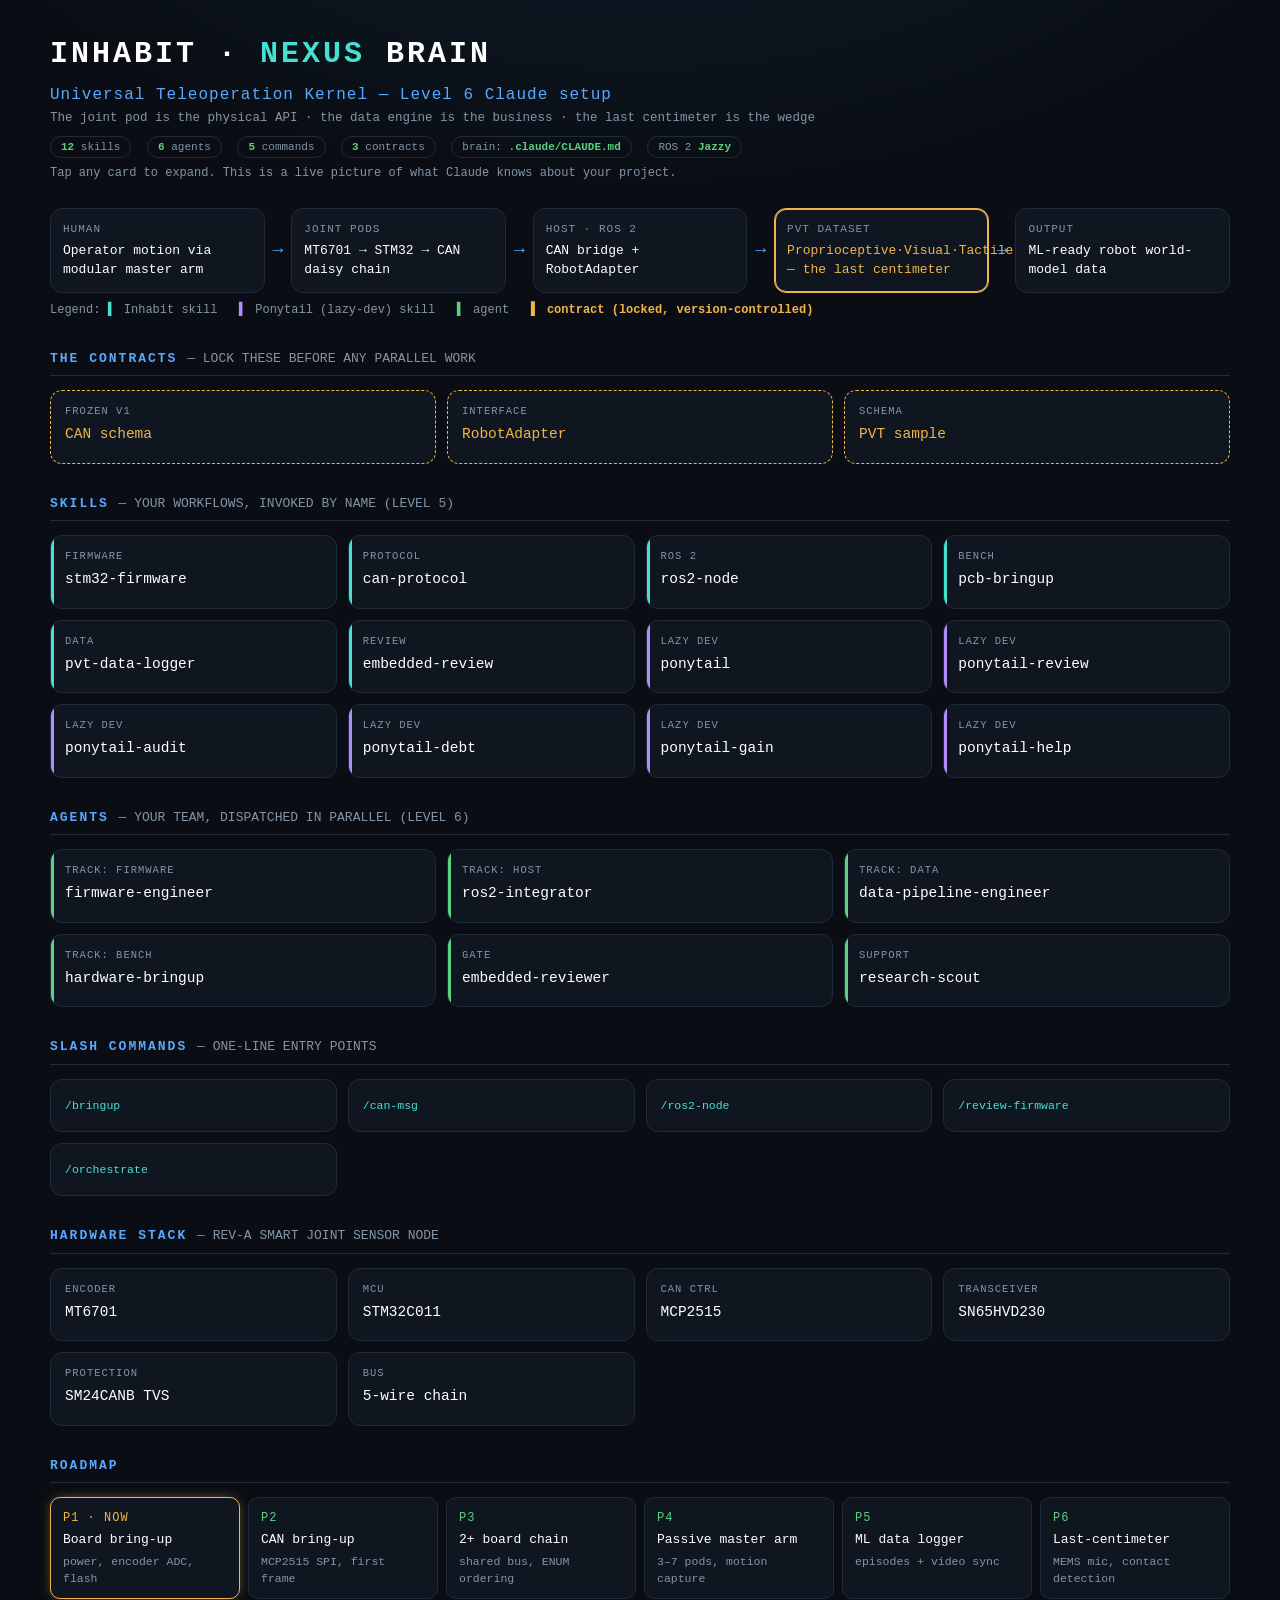
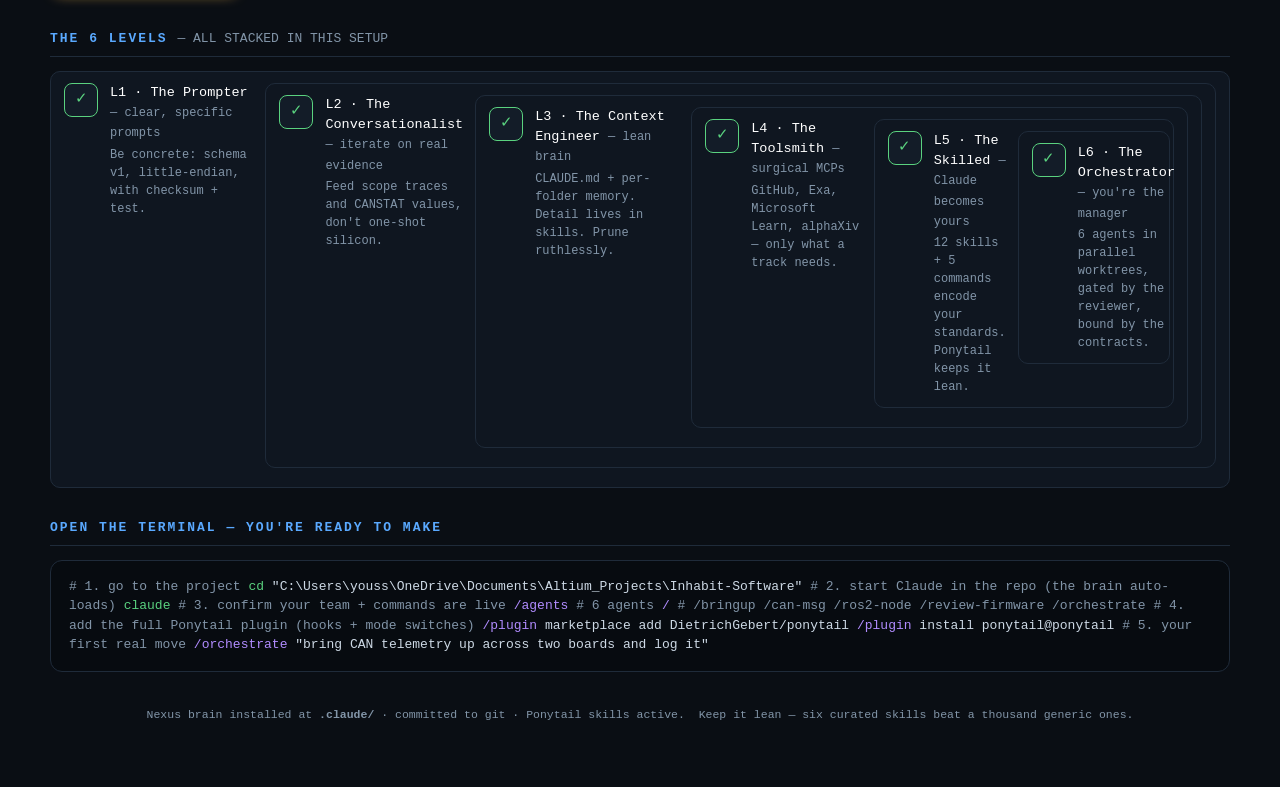
<file: software/NEXUS-MAP.html>
<!DOCTYPE html>
<html lang="en">
<head>
<meta charset="UTF-8">
<meta name="viewport" content="width=device-width, initial-scale=1.0">
<title>Inhabit · Nexus Brain Map</title>
<style>
  :root{
    --bg:#0a0e14; --panel:#0f1620; --panel2:#131c28; --line:#1f2b3a;
    --txt:#cdd9e5; --dim:#8295a8; --blue:#5aa9ff; --cyan:#46e0d0;
    --green:#5ad27f; --amber:#f0b54a; --red:#ff6b6b; --violet:#b18cff;
    --mono:"SF Mono",ui-monospace,"JetBrains Mono",Menlo,Consolas,monospace;
  }
  *{box-sizing:border-box}
  body{margin:0;background:radial-gradient(1200px 700px at 50% -10%,#10202f 0%,var(--bg) 60%);
    color:var(--txt);font-family:var(--mono);line-height:1.5;padding:32px 18px 64px}
  .wrap{max-width:1180px;margin:0 auto}
  header h1{font-size:30px;letter-spacing:3px;margin:0;color:#fff}
  header h1 b{color:var(--cyan)}
  header .sub{color:var(--blue);margin:6px 0 2px;letter-spacing:1px}
  header .meta{color:var(--dim);font-size:12.5px}
  .pill{display:inline-block;border:1px solid var(--line);border-radius:20px;
    padding:2px 10px;font-size:11px;color:var(--dim);margin:8px 6px 0 0}
  .pill b{color:var(--green)}

  /* flow strip */
  .flow{display:flex;align-items:stretch;gap:8px;margin:26px 0 8px;flex-wrap:wrap}
  .flow .node{flex:1;min-width:120px;background:var(--panel);border:1px solid var(--line);
    border-radius:12px;padding:12px 12px;position:relative}
  .flow .node .k{font-size:11px;color:var(--dim);letter-spacing:1px}
  .flow .node .v{font-size:13px;color:#fff;margin-top:3px}
  .flow .arr{align-self:center;color:var(--blue);font-size:18px}
  .flow .node.wedge{border-color:var(--amber);box-shadow:0 0 0 1px var(--amber) inset}
  .flow .node.wedge .v{color:var(--amber)}

  .legend{color:var(--dim);font-size:12px;margin:2px 0 22px}
  .legend b{color:var(--amber)}

  h2{font-size:13px;letter-spacing:2px;color:var(--blue);text-transform:uppercase;
    border-bottom:1px solid var(--line);padding-bottom:7px;margin:30px 0 14px}
  h2 span{color:var(--dim);font-weight:normal;letter-spacing:0}

  .grid{display:grid;gap:11px}
  .g4{grid-template-columns:repeat(4,1fr)}
  .g3{grid-template-columns:repeat(3,1fr)}
  .g2{grid-template-columns:repeat(2,1fr)}
  @media(max-width:820px){.g4,.g3,.g2{grid-template-columns:repeat(2,1fr)}}
  @media(max-width:520px){.g4,.g3,.g2{grid-template-columns:1fr}}

  .card{background:var(--panel);border:1px solid var(--line);border-radius:12px;
    padding:13px 14px;cursor:pointer;transition:.15s;position:relative;overflow:hidden}
  .card:hover{border-color:var(--blue);transform:translateY(-2px);background:var(--panel2)}
  .card .tag{font-size:10.5px;letter-spacing:1px;color:var(--dim);text-transform:uppercase}
  .card .name{font-size:14.5px;color:#fff;margin:4px 0 4px}
  .card .desc{font-size:12px;color:var(--dim);max-height:0;opacity:0;transition:.2s}
  .card.open .desc{max-height:320px;opacity:1;margin-top:6px}
  .card .cmd{font-size:11.5px;color:var(--cyan)}
  .card.mine::before,.card.pony::before{content:"";position:absolute;left:0;top:0;bottom:0;width:3px}
  .card.mine::before{background:var(--cyan)}
  .card.pony::before{background:var(--violet)}
  .card.agent::before{content:"";position:absolute;left:0;top:0;bottom:0;width:3px;background:var(--green)}
  .card.contract{border-style:dashed;border-color:var(--amber)}
  .card.contract .name{color:var(--amber)}

  .road{display:flex;gap:8px;flex-wrap:wrap}
  .road .ph{flex:1;min-width:150px;background:var(--panel);border:1px solid var(--line);
    border-radius:10px;padding:11px 12px}
  .road .ph .p{color:var(--green);font-size:12px;letter-spacing:1px}
  .road .ph .t{color:#fff;font-size:13px;margin:3px 0}
  .road .ph .d{color:var(--dim);font-size:11.5px}
  .road .ph.now{border-color:var(--amber);box-shadow:0 0 14px -6px var(--amber)}
  .road .ph.now .p{color:var(--amber)}

  .levels{counter-reset:lv}
  .lv{display:flex;gap:12px;align-items:flex-start;background:var(--panel);
    border:1px solid var(--line);border-radius:10px;padding:11px 13px;margin-bottom:8px}
  .lv .n{flex:0 0 34px;height:34px;border-radius:8px;background:var(--panel2);
    border:1px solid var(--line);display:flex;align-items:center;justify-content:center;
    color:var(--blue);font-size:15px}
  .lv.done .n{color:var(--green);border-color:var(--green)}
  .lv .body .h{color:#fff;font-size:13.5px}
  .lv .body .h em{color:var(--dim);font-style:normal;font-size:12px}
  .lv .body .x{color:var(--dim);font-size:12px;margin-top:2px}

  .term{background:#070b10;border:1px solid var(--line);border-radius:12px;
    padding:16px 18px;margin-top:14px;font-size:13px;overflow:auto}
  .term .c{color:var(--green)} .term .p{color:var(--violet)} .term .h{color:var(--dim)}
  footer{color:var(--dim);font-size:11.5px;margin-top:34px;text-align:center}
  .hint{color:var(--dim);font-size:12px;margin:6px 0 0}
</style>
</head>
<body>
<div class="wrap">
  <header>
    <h1>INHABIT · <b>NEXUS</b> BRAIN</h1>
    <div class="sub">Universal Teleoperation Kernel — Level&nbsp;6 Claude setup</div>
    <div class="meta">The joint pod is the physical API · the data engine is the business · the last centimeter is the wedge</div>
    <div>
      <span class="pill"><b>12</b> skills</span>
      <span class="pill"><b>6</b> agents</span>
      <span class="pill"><b>5</b> commands</span>
      <span class="pill"><b>3</b> contracts</span>
      <span class="pill">brain: <b>.claude/CLAUDE.md</b></span>
      <span class="pill">ROS&nbsp;2 <b>Jazzy</b></span>
    </div>
    <p class="hint">Tap any card to expand. This is a live picture of what Claude knows about your project.</p>
  </header>

  <!-- DATA FLOW -->
  <div class="flow">
    <div class="node"><div class="k">HUMAN</div><div class="v">Operator motion via modular master arm</div></div>
    <div class="arr">→</div>
    <div class="node"><div class="k">JOINT PODS</div><div class="v">MT6701 → STM32 → CAN daisy chain</div></div>
    <div class="arr">→</div>
    <div class="node"><div class="k">HOST · ROS 2</div><div class="v">CAN bridge + RobotAdapter</div></div>
    <div class="arr">→</div>
    <div class="node wedge"><div class="k">PVT DATASET</div><div class="v">Proprioceptive·Visual·Tactile — the last centimeter</div></div>
    <div class="arr">→</div>
    <div class="node"><div class="k">OUTPUT</div><div class="v">ML-ready robot world-model data</div></div>
  </div>
  <div class="legend">Legend: <span style="color:var(--cyan)">▍</span> Inhabit skill &nbsp; <span style="color:var(--violet)">▍</span> Ponytail (lazy-dev) skill &nbsp; <span style="color:var(--green)">▍</span> agent &nbsp; <b>▍ contract (locked, version-controlled)</b></div>

  <!-- CONTRACTS -->
  <h2>The Contracts <span>— lock these before any parallel work</span></h2>
  <div class="grid g3" id="contracts"></div>

  <!-- SKILLS -->
  <h2>Skills <span>— your workflows, invoked by name (Level 5)</span></h2>
  <div class="grid g4" id="skills"></div>

  <!-- AGENTS -->
  <h2>Agents <span>— your team, dispatched in parallel (Level 6)</span></h2>
  <div class="grid g3" id="agents"></div>

  <!-- COMMANDS -->
  <h2>Slash Commands <span>— one-line entry points</span></h2>
  <div class="grid g4" id="commands"></div>

  <!-- HARDWARE -->
  <h2>Hardware Stack <span>— Rev-A smart joint sensor node</span></h2>
  <div class="grid g4" id="hardware"></div>

  <!-- ROADMAP -->
  <h2>Roadmap</h2>
  <div class="road" id="road"></div>

  <!-- LEVELS -->
  <h2>The 6 Levels <span>— all stacked in this setup</span></h2>
  <div class="levels" id="levels"></div>

  <!-- TERMINAL -->
  <h2>Open the terminal — you're ready to make</h2>
  <div class="term">
<span class="h"># 1. go to the project</span>
<span class="c">cd</span> "C:\Users\youss\OneDrive\Documents\Altium_Projects\Inhabit-Software"
<span class="h"># 2. start Claude in the repo (the brain auto-loads)</span>
<span class="c">claude</span>
<span class="h"># 3. confirm your team + commands are live</span>
<span class="p">/agents</span>   <span class="h"># 6 agents</span>
<span class="p">/</span>         <span class="h"># /bringup /can-msg /ros2-node /review-firmware /orchestrate</span>
<span class="h"># 4. add the full Ponytail plugin (hooks + mode switches)</span>
<span class="p">/plugin</span> marketplace add DietrichGebert/ponytail
<span class="p">/plugin</span> install ponytail@ponytail
<span class="h"># 5. your first real move</span>
<span class="p">/orchestrate</span> "bring CAN telemetry up across two boards and log it"
  </div>

  <footer>Nexus brain installed at <b>.claude/</b> · committed to git · Ponytail skills active.
  &nbsp;Keep it lean — six curated skills beat a thousand generic ones.</footer>
</div>

<script>
const DATA = {
  contracts:[
    {tag:"frozen v1",name:"CAN schema",desc:"ID 0x100+node_id, 8-byte payload: angle_raw, angle_millideg, node_id, chain_index, status_flags, XOR checksum. Verified on 10,000 round-trip frames. New telemetry = new ID block, never repurposed bytes."},
    {tag:"interface",name:"RobotAdapter",desc:"connect / read_state / send_command / capabilities. Every robot (custom CAN, ROS2, UR, KUKA, Franka, sim) speaks through this. Core code never branches on robot type."},
    {tag:"schema",name:"PVT sample",desc:"Time-aligned Proprioceptive + Visual + Tactile triplet per episode. Monotonic clock, measured jitter, atomic append-only episodes, versioned fields. This is the dataset that IS the business."}
  ],
  skills:[
    {c:"mine",tag:"firmware",name:"stm32-firmware",desc:"Bare-metal STM32C011: encoder ADC, MCP2515 SPI/CAN, EXTI/ISRs, status flags. No heap after init, no blocking in ISRs, loopback before live bus."},
    {c:"mine",tag:"protocol",name:"can-protocol",desc:"Define/extend CAN messages with byte-for-byte matching C + Python codecs and round-trip + bit-flip tests."},
    {c:"mine",tag:"ros 2",name:"ros2-node",desc:"Scaffold Jazzy nodes/packages, launch files, deliberate QoS, and the RobotAdapter plugin interface."},
    {c:"mine",tag:"bench",name:"pcb-bringup",desc:"One-stage-at-a-time bring-up procedure + failure tree: power, encoder, CAN loopback, live CAN, 2-board chain, ENUM."},
    {c:"mine",tag:"data",name:"pvt-data-logger",desc:"Episode recording, time-sync, contact-event detection, ML-ready export. Quality over quantity; last-centimeter focus."},
    {c:"mine",tag:"review",name:"embedded-review",desc:"Hardware-aware diff review against the house rules. Verdict BLOCK/FIX/OK with the real-hardware failure each issue causes."},
    {c:"pony",tag:"lazy dev",name:"ponytail",desc:"Forces the simplest solution that works — YAGNI, stdlib first, one line over fifty. Levels: lite / full / ultra. ~54% less code, 100% safe."},
    {c:"pony",tag:"lazy dev",name:"ponytail-review",desc:"Reviews the current diff for over-engineering and hands back a delete-list."},
    {c:"pony",tag:"lazy dev",name:"ponytail-audit",desc:"Audits the whole repo for over-engineering, not just the diff."},
    {c:"pony",tag:"lazy dev",name:"ponytail-debt",desc:"Harvests deferred 'ponytail:' shortcuts into a ledger so 'later' doesn't become 'never'."},
    {c:"pony",tag:"lazy dev",name:"ponytail-gain",desc:"Shows the measured impact scoreboard: less code, less cost, more speed."},
    {c:"pony",tag:"lazy dev",name:"ponytail-help",desc:"Quick reference for the ponytail commands."}
  ],
  agents:[
    {tag:"track: firmware",name:"firmware-engineer",desc:"Owns firmware/. STM32 register work. Never guesses a pin — confirms against the schematic or stops."},
    {tag:"track: host",name:"ros2-integrator",desc:"Owns host/ ROS 2. Thin nodes, testable logic, everything behind RobotAdapter."},
    {tag:"track: data",name:"data-pipeline-engineer",desc:"Owns the dataset. Time-sync first, atomic episodes, versioned schema, reproducible contact labels."},
    {tag:"track: bench",name:"hardware-bringup",desc:"Physical board bring-up. One stage at a time, verified on instruments, logged."},
    {tag:"gate",name:"embedded-reviewer",desc:"Adversarial reviewer. Runs before every merge. Finds what breaks on real hardware."},
    {tag:"support",name:"research-scout",desc:"Cited research: datasheets, ROS docs, robot-learning papers — without polluting main context."}
  ],
  commands:[
    {name:"/bringup",desc:"Guided next-stage hardware bring-up via the pcb-bringup skill + hardware agent."},
    {name:"/can-msg",desc:"Define/extend a CAN message and generate matching C + Python codecs and tests."},
    {name:"/ros2-node",desc:"Scaffold a new ROS 2 Jazzy node/package following Inhabit conventions."},
    {name:"/review-firmware",desc:"Adversarial review of the pending diff before merge."},
    {name:"/orchestrate",desc:"Decompose a goal into parallel tracks and dispatch agents to worktrees (Level 6)."}
  ],
  hardware:[
    {tag:"encoder",name:"MT6701",desc:"Magnetic absolute angle, analog out → STM32 ADC (A0). Magnet alignment is critical."},
    {tag:"mcu",name:"STM32C011",desc:"Local intelligence. Reads encoder, drives SPI, runs the enumeration state machine."},
    {tag:"can ctrl",name:"MCP2515",desc:"SPI→CAN, 16 MHz crystal. Prove in loopback first. INT pin A3-vs-B6 still UNVERIFIED."},
    {tag:"transceiver",name:"SN65HVD230",desc:"Logic-level CAN → physical CANH/CANL differential bus. 120Ω termination at bus ends."},
    {tag:"protection",name:"SM24CANB TVS",desc:"Protects the bus from ESD/transients during plug/unplug near motors."},
    {tag:"bus",name:"5-wire chain",desc:"5V5 · GND · CANH · CANL · ENUM. ENUM line orders identical pods into a kinematic chain."}
  ],
  road:[
    {p:"P1",t:"Board bring-up",d:"power, encoder ADC, flash",now:true},
    {p:"P2",t:"CAN bring-up",d:"MCP2515 SPI, first frame"},
    {p:"P3",t:"2+ board chain",d:"shared bus, ENUM ordering"},
    {p:"P4",t:"Passive master arm",d:"3–7 pods, motion capture"},
    {p:"P5",t:"ML data logger",d:"episodes + video sync"},
    {p:"P6",t:"Last-centimeter",d:"MEMS mic, contact detection"}
  ],
  levels:[
    {n:1,done:true,h:"The Prompter <em>— clear, specific prompts</em>",x:"Be concrete: schema v1, little-endian, with checksum + test."},
    {n:2,done:true,h:"The Conversationalist <em>— iterate on real evidence</em>",x:"Feed scope traces and CANSTAT values, don't one-shot silicon."},
    {n:3,done:true,h:"The Context Engineer <em>— lean brain</em>",x:"CLAUDE.md + per-folder memory. Detail lives in skills. Prune ruthlessly."},
    {n:4,done:true,h:"The Toolsmith <em>— surgical MCPs</em>",x:"GitHub, Exa, Microsoft Learn, alphaXiv — only what a track needs."},
    {n:5,done:true,h:"The Skilled <em>— Claude becomes yours</em>",x:"12 skills + 5 commands encode your standards. Ponytail keeps it lean."},
    {n:6,done:true,h:"The Orchestrator <em>— you're the manager</em>",x:"6 agents in parallel worktrees, gated by the reviewer, bound by the contracts."}
  ]
};
function card(o){
  const cls = o.c==="contract" ? "card contract" : "card "+(o.c||"");
  return `<div class="${cls}" onclick="this.classList.toggle('open')">
    ${o.tag?`<div class="tag">${o.tag}</div>`:""}
    <div class="${o.name[0]==='/'?'cmd name':'name'}">${o.name}</div>
    <div class="desc">${o.desc}</div></div>`;
}
contracts.innerHTML = DATA.contracts.map(o=>card({...o,c:"contract"})).join("");
skills.innerHTML    = DATA.skills.map(card).join("");
agents.innerHTML    = DATA.agents.map(o=>card({...o,c:"agent"})).join("");
commands.innerHTML  = DATA.commands.map(card).join("");
hardware.innerHTML  = DATA.hardware.map(card).join("");
road.innerHTML      = DATA.road.map(p=>`<div class="ph ${p.now?'now':''}"><div class="p">${p.p}${p.now?' · NOW':''}</div><div class="t">${p.t}</div><div class="d">${p.d}</div></div>`).join("");
levels.innerHTML    = DATA.levels.map(l=>`<div class="lv ${l.done?'done':''}"><div class="n">${l.done?'✓':l.n}</div><div class="body"><div class="h">L${l.n} · ${l.h}</div><div class="x">${l.x}</div></div>`).join("");
</script>
</body>
</html>
</file>
